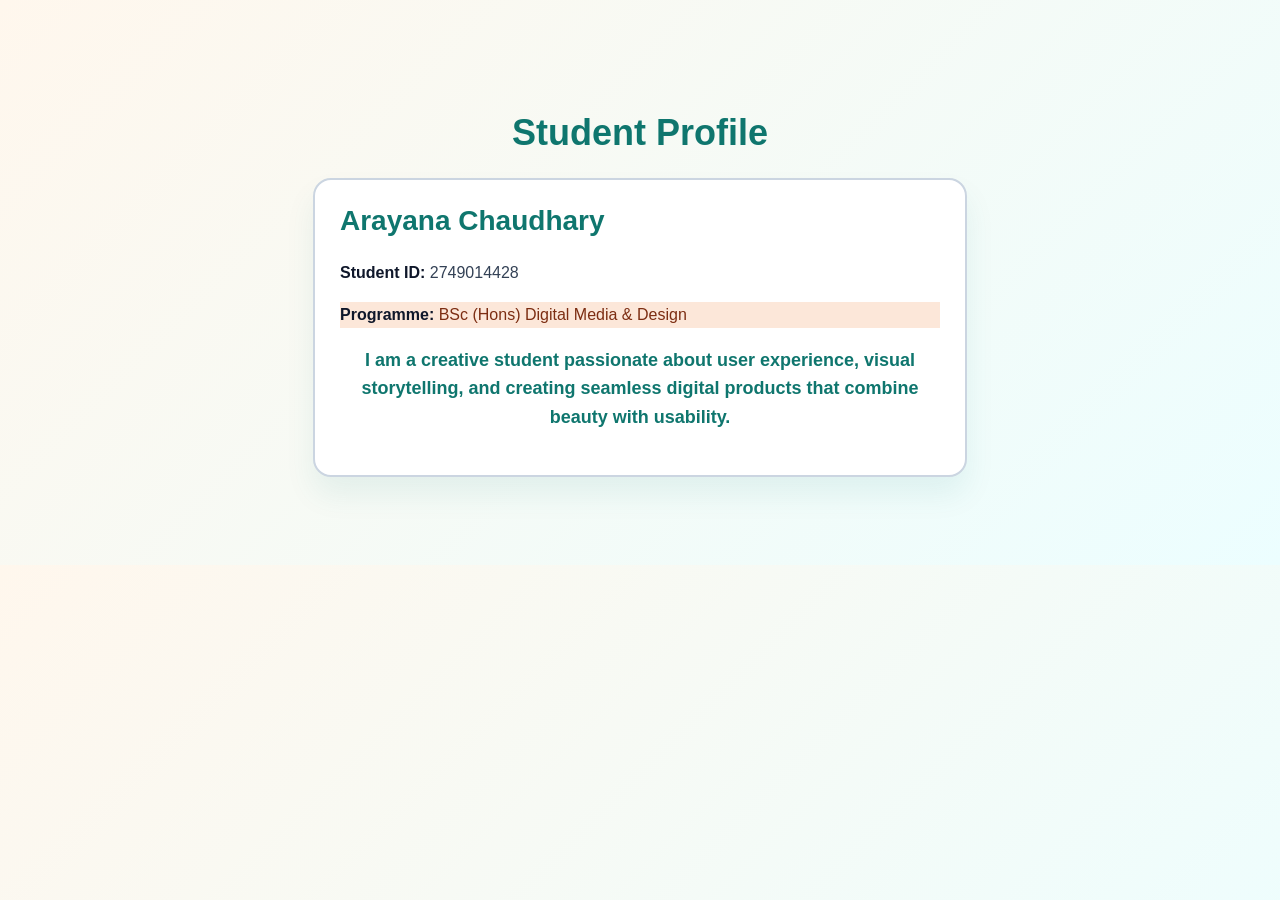
<file: task1.html>
<!DOCTYPE html>
<html lang="en">
<head>
    <meta charset="UTF-8">
    <meta name="viewport" content="width=device-width, initial-scale=1.0">
    <title>Arayana Chaudhary | Student Profile</title>
    <!-- External CSS -->
    <link rel="stylesheet" href="task1.css">
    <!-- Internal CSS -->
    <style>
        .description {
            color: #0f766e;
            font-size: 18px;
            text-align: center;
            font-weight: 600;
        }

        .programme {
            background-color: #fce7d9;
            color: #7c2d12;
        }
    </style>
</head>
<body>
    <main class="profile-wrapper">
        <h1>Student Profile</h1>
        <div class="profile">
            <!-- Inline CSS -->
            <h2 style="color: #0f766e; font-size: 28px; margin-top: 0;">
                Arayana Chaudhary
            </h2>
            <p><strong>Student ID:</strong> 2749014428</p>
            <p class="programme"><strong>Programme:</strong> BSc (Hons) Digital Media & Design</p>
            <p class="description">
                I am a creative student passionate about user experience, visual storytelling,
                and creating seamless digital products that combine beauty with usability.
            </p>
        </div>
    </main>
</body>
</html>
</file>
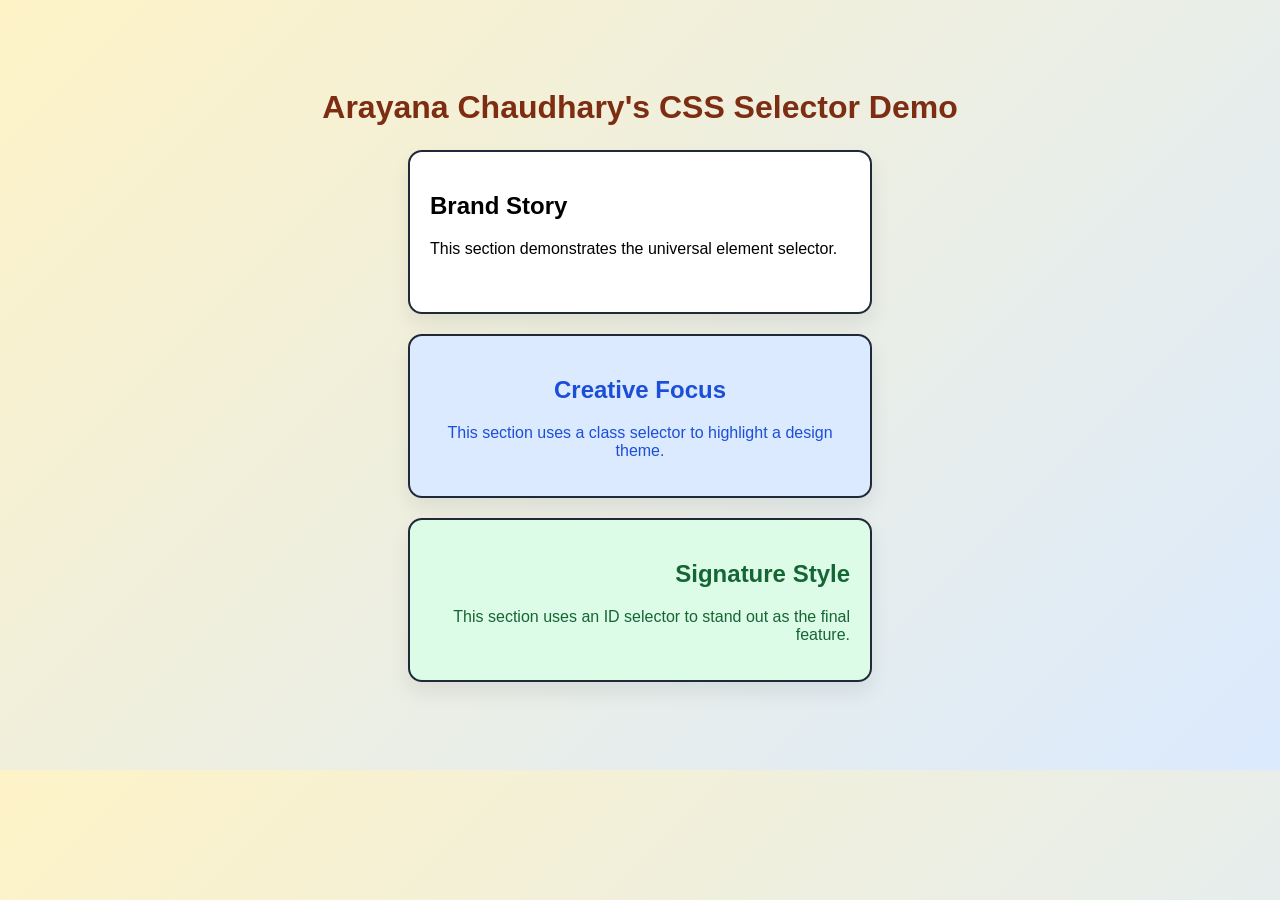
<file: task2.html>
<!DOCTYPE html>
<html lang="en">
<head>
    <meta charset="UTF-8">
    <meta name="viewport" content="width=device-width, initial-scale=1.0">
    <title>Arayana Chaudhary's CSS Demo</title>
    <link rel="stylesheet" href="task2.css">
</head>
<body>
    <main class="selector-demo">
        <h1>Arayana Chaudhary's CSS Selector Demo</h1>
        <div>
            <h2>Brand Story</h2>
            <p>This section demonstrates the universal element selector.</p>
        </div>
        <div class="second">
            <h2>Creative Focus</h2>
            <p>This section uses a class selector to highlight a design theme.</p>
        </div>
        <div id="third">
            <h2>Signature Style</h2>
            <p>This section uses an ID selector to stand out as the final feature.</p>
        </div>
    </main>
</body>
</html>
</file>
<file: task1.css>
body {
    margin: 0;
    background: linear-gradient(135deg, #fff7ed 0%, #ecfeff 100%);
    font-family: Arial, sans-serif;
}

.profile-wrapper {
    max-width: 700px;
    margin: 64px auto;
    padding: 24px;
}

h1 {
    color: #0f766e;
    font-size: 36px;
    text-align: center;
    margin-bottom: 24px;
}

.profile {
    width: min(100%, 600px);
    margin: 0 auto;
    padding: 25px;
    background-color: #ffffff;
    border: 2px solid #cbd5e1;
    border-radius: 18px;
    box-shadow: 0 18px 30px rgba(15, 118, 110, 0.08);
}

p {
    font-size: 16px;
    line-height: 1.6;
    color: #334155;
}

strong {
    color: #0f172a;
}
</file>
<file: task2.css>
body {
    margin: 0;
    font-family: Arial, sans-serif;
    background: linear-gradient(135deg, #fef3c7 0%, #dbeafe 100%);
}

.selector-demo {
    max-width: 760px;
    margin: 48px auto;
    padding: 20px;
}

h1 {
    text-align: center;
    color: #7c2d12;
    margin-bottom: 24px;
}

/* First div*/
div {
    border: 2px solid #1f2937;
    padding: 20px;
    margin: 20px auto;
    width: min(100%, 420px);
    min-height: 120px;
    border-radius: 14px;
    background-color: #ffffff;
    box-shadow: 0 10px 20px rgba(15, 23, 42, 0.08);
}

/* Second div */
.second {
    background-color: #dbeafe;
    color: #1d4ed8;
    text-align: center;
}

/* Third div */
#third {
    background-color: #dcfce7;
    color: #166534;
    text-align: right;
}
</file>
